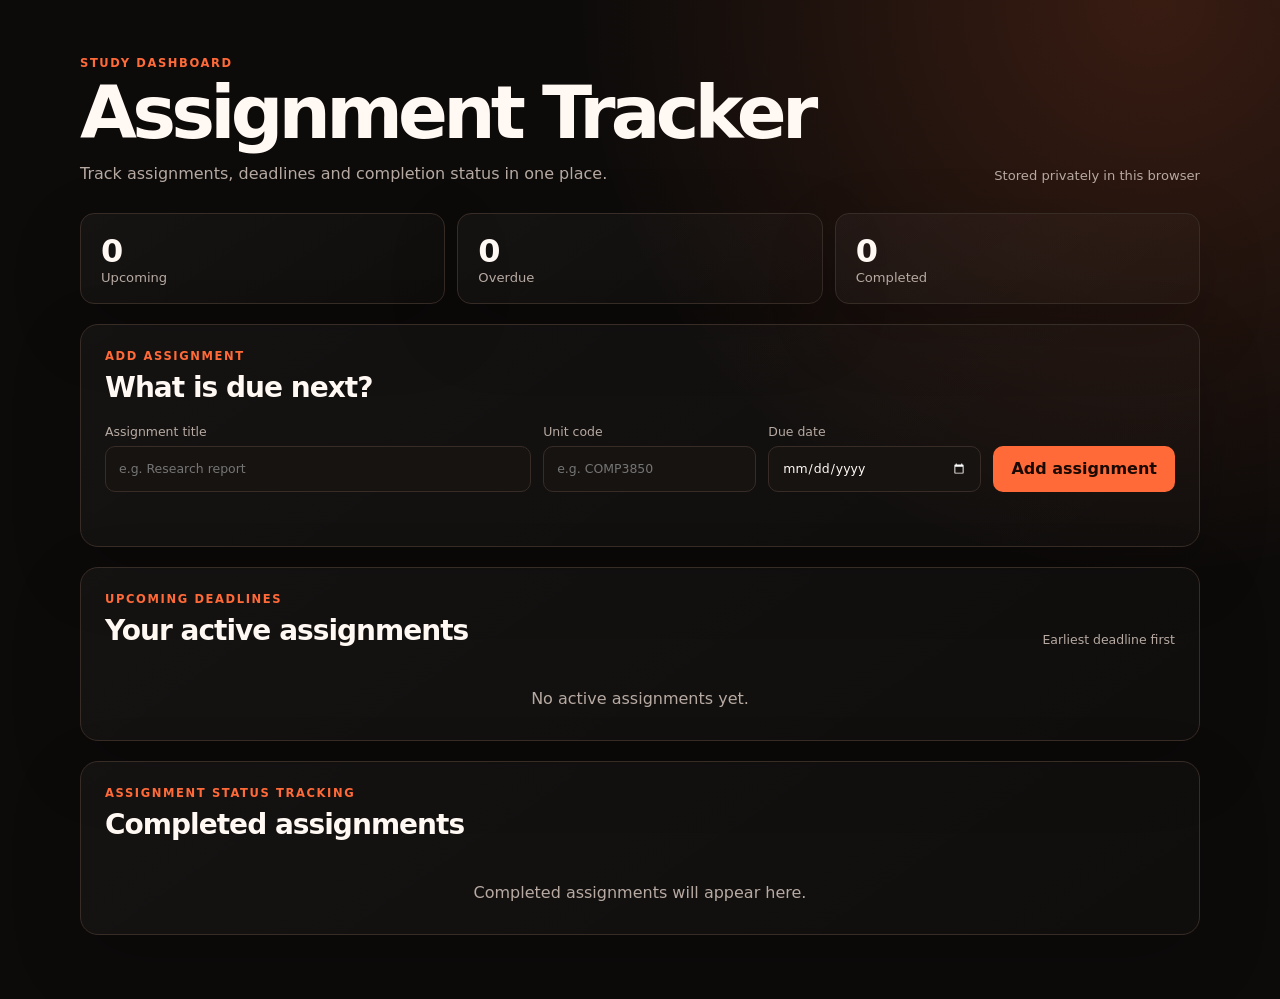
<file: frontend/index.html>
<!doctype html>
<html lang="en">
  <head>
    <meta charset="utf-8">
    <meta name="viewport" content="width=device-width, initial-scale=1">
    <meta name="description" content="A simple, private assignment tracker.">
    <title>Assignment Tracker</title>
    <link rel="stylesheet" href="./app.css">
  </head>
  <body>
    <header class="site-header">
      <div>
        <p class="eyebrow">Study dashboard</p>
        <h1>Assignment Tracker</h1>
        <p class="subtitle">Track assignments, deadlines and completion status in one place.</p>
      </div>
      <p class="privacy-note">Stored privately in this browser</p>
    </header>

    <main>
      <section class="summary" aria-label="Assignment summary">
        <article><span id="upcoming-count">0</span><p>Upcoming</p></article>
        <article><span id="overdue-count">0</span><p>Overdue</p></article>
        <article><span id="completed-count">0</span><p>Completed</p></article>
      </section>

      <section class="panel add-panel" aria-labelledby="add-heading">
        <div class="section-heading"><div><p class="eyebrow">Add Assignment</p><h2 id="add-heading">What is due next?</h2></div></div>
        <form id="assignment-form">
          <label>Assignment title<input id="title" name="title" maxlength="120" placeholder="e.g. Research report" required></label>
          <label>Unit code<input id="unit-code" name="unit_code" maxlength="20" placeholder="e.g. COMP3850" required></label>
          <label>Due date<input id="due-date" name="due_date" type="date" required></label>
          <button type="submit">Add assignment</button>
        </form>
        <p id="form-message" class="form-message" role="status" aria-live="polite"></p>
      </section>

      <section class="panel" aria-labelledby="upcoming-heading">
        <div class="section-heading"><div><p class="eyebrow">Upcoming Deadlines</p><h2 id="upcoming-heading">Your active assignments</h2></div><p>Earliest deadline first</p></div>
        <div id="active-list" class="assignment-list"></div>
        <p id="active-empty" class="empty-state">No active assignments yet.</p>
      </section>

      <section class="panel" aria-labelledby="completed-heading">
        <div class="section-heading"><div><p class="eyebrow">Assignment Status Tracking</p><h2 id="completed-heading">Completed assignments</h2></div></div>
        <div id="completed-list" class="assignment-list"></div>
        <p id="completed-empty" class="empty-state">Completed assignments will appear here.</p>
      </section>
    </main>

    <template id="assignment-template">
      <article class="assignment-card">
        <label class="completion-control">
          <input class="completion-toggle" type="checkbox">
          <span class="checkmark" aria-hidden="true"></span>
          <span class="sr-only">Mark assignment complete</span>
        </label>
        <div class="assignment-copy">
          <div class="assignment-title-row"><h3></h3><span class="status-badge"></span></div>
          <p class="assignment-meta"></p>
        </div>
      </article>
    </template>

    <script src="./app.js" defer></script>
  </body>
</html>
</file>
<file: frontend/app.css>
:root {
  color-scheme: dark;
  --background: #0d0b0a;
  --surface: #171311;
  --surface-raised: #211a17;
  --line: #382c27;
  --text: #fff8f3;
  --muted: #b7aaa2;
  --accent: #ff6a38;
  --success: #52c890;
  --danger: #ff6961;
  font-family: Inter, ui-sans-serif, system-ui, -apple-system, BlinkMacSystemFont, "Segoe UI", sans-serif;
}

* { box-sizing: border-box; }
body { min-height: 100vh; margin: 0; color: var(--text); background: radial-gradient(circle at 90% 0%, rgba(255, 106, 56, 0.18), transparent 36rem), var(--background); }
button, input { font: inherit; }
.site-header, main { width: min(1120px, calc(100% - 32px)); margin-inline: auto; }
.site-header { display: flex; align-items: end; justify-content: space-between; gap: 24px; padding: 56px 0 30px; }
h1, h2, h3, p { margin: 0; }
h1 { font-size: clamp(2rem, 7vw, 4.6rem); letter-spacing: -0.065em; line-height: 0.95; }
h2 { font-size: clamp(1.25rem, 3vw, 1.75rem); letter-spacing: -0.035em; }
h3 { font-size: 1rem; }
.eyebrow { margin-bottom: 8px; color: var(--accent); font-size: 0.72rem; font-weight: 800; letter-spacing: 0.14em; text-transform: uppercase; }
.subtitle { margin-top: 16px; color: var(--muted); }
.privacy-note { color: var(--muted); font-size: 0.82rem; }
main { display: grid; gap: 20px; padding-bottom: 64px; }
.summary { display: grid; grid-template-columns: repeat(3, 1fr); gap: 12px; }
.summary article, .panel { border: 1px solid var(--line); background: linear-gradient(145deg, rgba(255,255,255,0.035), rgba(255,255,255,0.01)); box-shadow: 0 24px 70px rgba(0,0,0,0.2); }
.summary article { padding: 18px 20px; border-radius: 14px; }
.summary span { font-size: 2rem; font-weight: 750; }
.summary p { color: var(--muted); font-size: 0.82rem; }
.panel { padding: 24px; border-radius: 18px; }
.section-heading { display: flex; justify-content: space-between; gap: 16px; align-items: end; margin-bottom: 20px; }
.section-heading > p { color: var(--muted); font-size: 0.78rem; }
form { display: grid; grid-template-columns: 2fr 1fr 1fr auto; align-items: end; gap: 12px; }
label { display: grid; gap: 7px; color: var(--muted); font-size: 0.78rem; }
input { width: 100%; min-height: 46px; padding: 0 13px; border: 1px solid var(--line); border-radius: 10px; outline: none; color: var(--text); background: var(--surface); }
input:focus { border-color: var(--accent); box-shadow: 0 0 0 3px rgba(255,106,56,0.16); }
button { min-height: 46px; padding: 0 18px; border: 0; border-radius: 10px; color: #1b0903; background: var(--accent); font-weight: 800; cursor: pointer; }
button:hover { background: #ff825d; }
.form-message { min-height: 1.5em; margin-top: 10px; color: var(--muted); font-size: 0.82rem; }
.assignment-list { display: grid; gap: 10px; }
.assignment-card { display: grid; grid-template-columns: auto 1fr; gap: 14px; align-items: center; padding: 16px; border: 1px solid var(--line); border-radius: 12px; background: var(--surface); }
.assignment-card.is-overdue { border-color: color-mix(in srgb, var(--danger) 52%, var(--line)); }
.assignment-card.is-completed h3 { color: var(--muted); text-decoration: line-through; }
.assignment-copy { min-width: 0; }
.assignment-title-row { display: flex; justify-content: space-between; gap: 12px; align-items: center; }
.assignment-meta { margin-top: 5px; color: var(--muted); font-size: 0.82rem; }
.completion-control { display: block; position: relative; }
.completion-toggle { position: absolute; opacity: 0; width: 1px; height: 1px; }
.checkmark { display: grid; place-items: center; width: 24px; height: 24px; border: 1px solid #665149; border-radius: 7px; background: var(--surface-raised); }
.completion-toggle:checked + .checkmark { border-color: var(--success); background: var(--success); }
.completion-toggle:checked + .checkmark::after { content: "✓"; color: #071b11; font-weight: 900; }
.completion-toggle:focus-visible + .checkmark { outline: 2px solid var(--accent); outline-offset: 3px; }
.status-badge { flex: none; padding: 4px 8px; border-radius: 999px; font-size: 0.68rem; font-weight: 800; text-transform: uppercase; letter-spacing: 0.06em; }
.status-badge.upcoming { color: #ffc6b2; background: rgba(255,106,56,0.15); }
.status-badge.overdue { color: #ffc2bf; background: rgba(255,105,97,0.16); }
.status-badge.completed { color: #a5eccb; background: rgba(82,200,144,0.15); }
.empty-state { padding: 22px 4px 8px; color: var(--muted); text-align: center; }
.sr-only { position: absolute; width: 1px; height: 1px; padding: 0; margin: -1px; overflow: hidden; clip: rect(0,0,0,0); white-space: nowrap; border: 0; }
@media (max-width: 820px) { .site-header { align-items: start; flex-direction: column; } form { grid-template-columns: 1fr 1fr; } form label:first-child { grid-column: 1 / -1; } }
@media (max-width: 560px) { .site-header { padding-top: 36px; } .summary { grid-template-columns: 1fr; } form { grid-template-columns: 1fr; } form label:first-child { grid-column: auto; } .panel { padding: 18px; } .section-heading { align-items: start; flex-direction: column; } }
</file>
